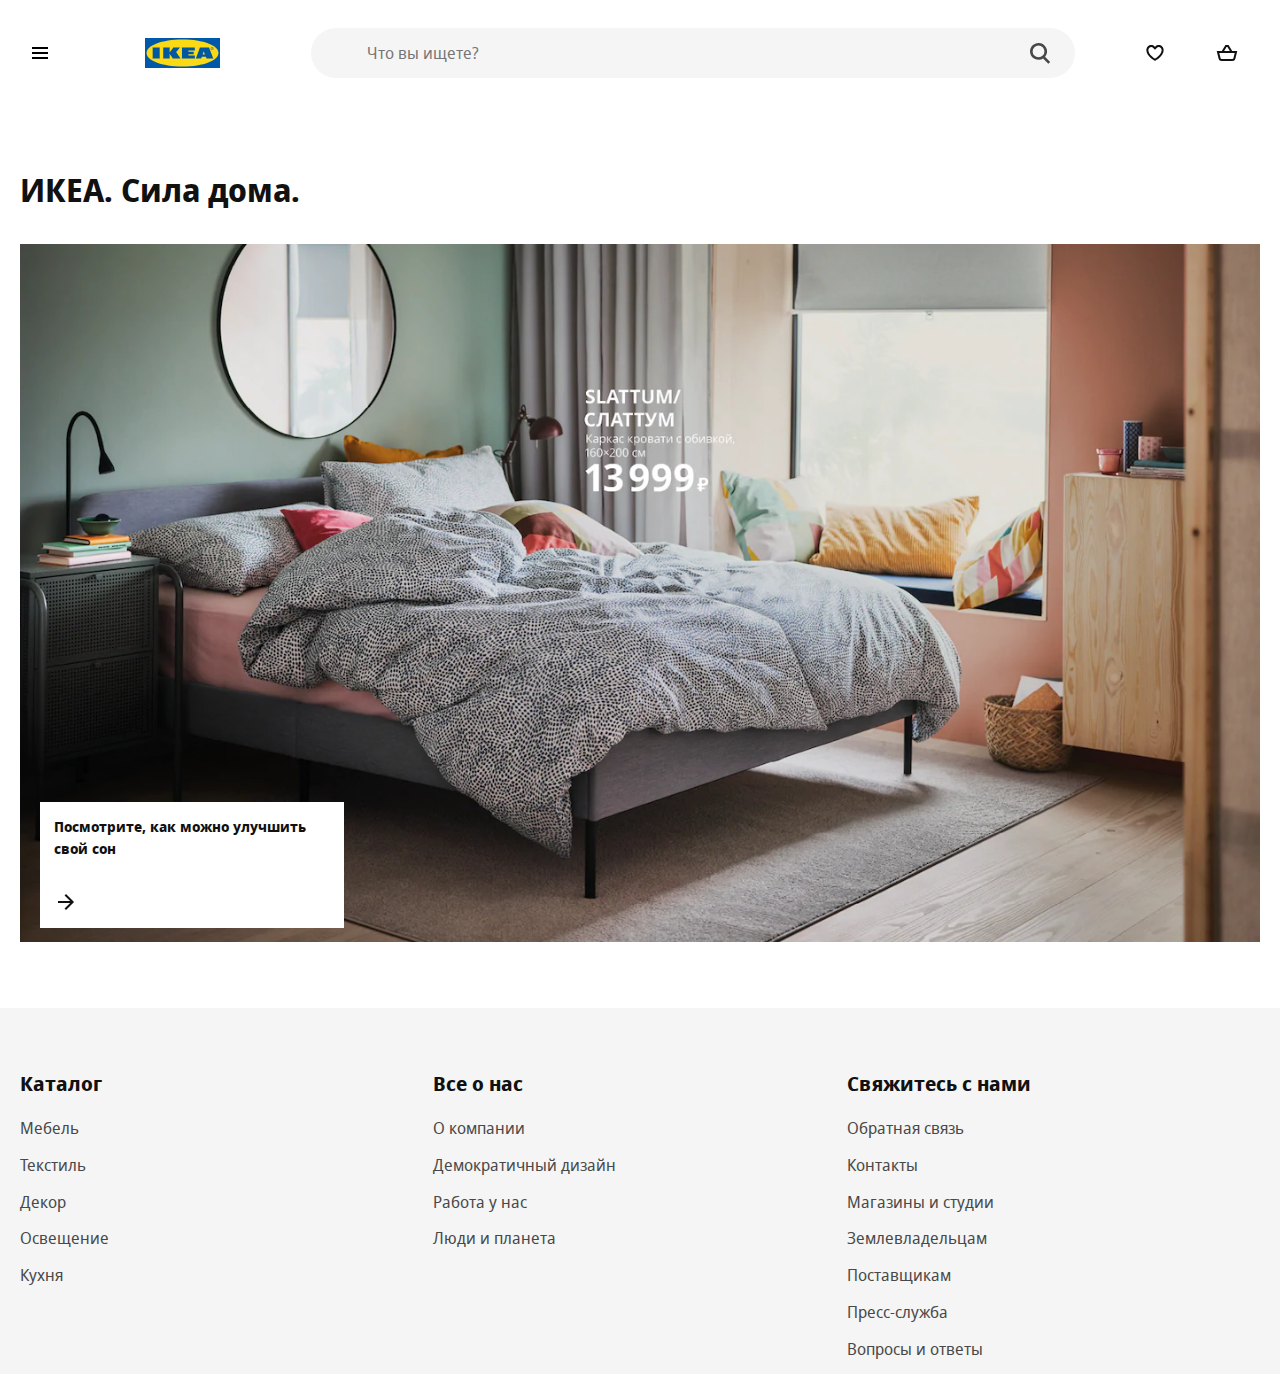
<file: index.html>
<!DOCTYPE html>
<html lang="en">
<head>
    <meta charset="UTF-8">
    <meta name="viewport"
          content="width=device-width, user-scalable=no, initial-scale=1.0, maximum-scale=1.0, minimum-scale=1.0">
    <meta http-equiv="X-UA-Compatible" content="ie=edge">
    <link rel="apple-touch-icon" sizes="180x180" href="favicon/apple-touch-icon.png">
    <link rel="icon" type="image/png" sizes="32x32" href="favicon/favicon-32x32.png">
    <link rel="icon" type="image/png" sizes="16x16" href="favicon/favicon-16x16.png">
    <link rel="mask-icon" href="favicon/safari-pinned-tab.svg" color="#0058ab">
    <meta name="msapplication-TileColor" content="#0058ab">
    <meta name="theme-color" content="#0058ab">
    <title>ИКЕА - официальный интернет-магазин мебели - IKEA</title>
    <link rel="stylesheet" href="styles/styles.css">
    <script src="scripts/index.js" defer type="module"></script>
</head>
<body>
<!--<header>-->
<!--    <div class="container">-->
<!--        <div class="header">-->
<!--            <button class="btn btn-burger" aria-label="открыть меню">-->
<!--                <svg focusable="false" class="svg-icon" width="24" height="24" viewBox="0 0 24 24" fill="none"-->
<!--                     xmlns="http://www.w3.org/2000/svg">-->
<!--                    <path fill-rule="evenodd" clip-rule="evenodd"-->
<!--                          d="M20 8H4V6H20V8ZM20 13H4V11H20V13ZM20 18H4V16H20V18Z"></path>-->
<!--                </svg>-->
<!--            </button>-->
<!--            <a href="index.html" class="logo">-->
<!--                <img src="image/ikea-logo.svg" alt="Логотип">-->
<!--            </a>-->
<!--            <form class="search" method="get" action="goods.html">-->
<!--                <input type="search" name="s" maxlength="150" class="search-input" spellcheck="false"-->
<!--                       aria-label="Искать товары, новинки и вдохновение"-->
<!--                       aria-placeholder="Искать товары, новинки и вдохновение" placeholder="Что вы ищете?"-->
<!--                       autocapitalize="off" autocomplete="off" autocorrect="off">-->
<!--                <button type="submit" class="btn search-btn" aria-label="найти"></button>-->
<!--            </form>-->
<!--            <a href="goods.html?cat=wishlist" class="btn btn-wishlist">-->
<!--                <svg focusable="false" class="svg-icon" width="24" height="24" viewBox="0 0 24 24" fill="none"-->
<!--                     xmlns="http://www.w3.org/2000/svg">-->
<!--                    <path fill-rule="evenodd" clip-rule="evenodd"-->
<!--                          d="M12.336 5.52055C14.2336 3.62376 17.3096 3.62401 19.2069 5.52129C20.2067 6.52115 20.6796 7.85005 20.6259 9.15761C20.6151 12.2138 18.4184 14.8654 16.4892 16.6366C15.4926 17.5517 14.5004 18.2923 13.7593 18.8036C13.3879 19.0598 13.0771 19.2601 12.8574 19.3973C12.7475 19.466 12.6601 19.519 12.5992 19.5555C12.5687 19.5737 12.5448 19.5879 12.5279 19.5978L12.5079 19.6094L12.502 19.6129L12.5001 19.614C12.5001 19.614 12.4989 19.6147 11.9999 18.748C11.501 19.6147 11.5005 19.6144 11.5005 19.6144L11.4979 19.6129L11.4919 19.6094L11.472 19.5978C11.4551 19.5879 11.4312 19.5737 11.4007 19.5555C11.3397 19.519 11.2524 19.466 11.1425 19.3973C10.9227 19.2601 10.612 19.0598 10.2405 18.8036C9.49947 18.2923 8.50726 17.5517 7.51063 16.6366C5.58146 14.8654 3.38477 12.2139 3.37399 9.15765C3.32024 7.85008 3.79314 6.52117 4.79301 5.52129C6.69054 3.62376 9.76704 3.62376 11.6646 5.52129L11.9993 5.856L12.3353 5.52129L12.336 5.52055ZM11.9999 18.748L11.5005 19.6144L11.9999 19.9019L12.4989 19.6147L11.9999 18.748ZM11.9999 17.573C12.1727 17.462 12.384 17.3226 12.6236 17.1573C13.3125 16.6821 14.2267 15.9988 15.1366 15.1634C17.0157 13.4381 18.6259 11.2919 18.6259 9.13506V9.11213L18.627 9.08922C18.6626 8.31221 18.3844 7.52727 17.7926 6.9355C16.6762 5.81903 14.866 5.81902 13.7495 6.9355L13.7481 6.93689L11.9965 8.68166L10.2504 6.9355C9.13387 5.81903 7.3237 5.81903 6.20722 6.9355C5.61546 7.52727 5.33724 8.31221 5.3729 9.08922L5.37395 9.11213V9.13507C5.37395 11.2919 6.98418 13.4381 8.86325 15.1634C9.77312 15.9988 10.6874 16.6821 11.3762 17.1573C11.6159 17.3226 11.8271 17.462 11.9999 17.573Z"></path>-->
<!--                </svg>-->
<!--            </a>-->
<!--            <a href="cart.html" class="btn btn-cart">-->
<!--                <svg focusable="false" class="svg-icon svg-cart" width="24" height="24" viewBox="0 0 24 24" fill="none"-->
<!--                     xmlns="http://www.w3.org/2000/svg" style="display: block;">-->
<!--                    <path fill-rule="evenodd" clip-rule="evenodd"-->
<!--                          d="M10.9994 4H10.4373L10.1451 4.48017L6.78803 9.99716H3.00001H1.71924L2.02987 11.2397L3.65114 17.7248C3.98501 19.0603 5.18497 19.9972 6.56157 19.9972L17.4385 19.9972C18.8151 19.9972 20.015 19.0603 20.3489 17.7248L21.9702 11.2397L22.2808 9.99716H21H17.2113L13.8539 4.48014L13.5618 4H12.9997H12.0004H10.9994ZM14.8701 9.99716L12.4376 6H12.0004H11.5615L9.12921 9.99716H14.8701ZM5.59142 17.2397L4.28079 11.9972H19.7192L18.4086 17.2397C18.2973 17.6849 17.8973 17.9972 17.4385 17.9972L6.56157 17.9972C6.1027 17.9972 5.70272 17.6849 5.59142 17.2397Z"></path>-->
<!--                </svg>-->
<!--            </a>-->
<!--        </div>-->
<!--    </div>-->
<!--</header>-->
<main>
    <div class="container">
        <h1 class="main-header">ИКЕА. Сила дома.</h1>
        <aside class="offer">
            <a href="card.html#idd059">
                <picture>
                    <source srcset="image/b47e07ee97fd5f9bf030d258d462a945.webp" type="image/webp">
                    <img src="image/b47e07ee97fd5f9bf030d258d462a945.jpg" alt="СЛАТТУМ">
                </picture>

            </a>
            <a class="offer-extra" href="goods.html?subcat=Кровати">
                <p>Посмотрите, как можно улучшить свой сон</p>
                <svg focusable="false" viewBox="0 0 24 24" class="offer-arrow" aria-hidden="true">
                    <path fill-rule="evenodd" clip-rule="evenodd"
                          d="M19.2937 12.7074L20.0008 12.0003L19.2938 11.2932L12.0008 3.99927L10.5865 5.41339L16.1727 11.0003H4V13.0003H16.1723L10.5855 18.5868L11.9996 20.0011L19.2937 12.7074Z"></path>
                </svg>
            </a>
        </aside>
    </div>
</main>
<!--<footer>-->
<!--    <div class="container">-->
<!--        <div class="footer">-->
<!--            <div class="footer-catalog">-->
<!--                <h2 class="footer-header">Каталог</h2>-->
<!--                <ul>-->
<!--                    <li class="footer-list"><a href="goods.html?cat=Мебель">Мебель</a></li>-->
<!--                    <li class="footer-list"><a href="goods.html?cat=Кухня">Кухня</a></li>-->
<!--                    <li class="footer-list"><a href="goods.html?cat=Текстиль">Текстиль</a></li>-->
<!--                    <li class="footer-list"><a href="goods.html?cat=Освещение">Освещение</a></li>-->
<!--                    <li class="footer-list"><a href="goods.html?cat=Декор">Декор</a></li>-->
<!--                </ul>-->
<!--            </div>-->
<!--            <div class="footer-about">-->
<!--                <h2 class="footer-header">Все о нас</h2>-->
<!--                <ul>-->
<!--                    <li class="footer-list"><a href="#">О компании</a></li>-->
<!--                    <li class="footer-list"><a href="#">Демократичный дизайн</a></li>-->
<!--                    <li class="footer-list"><a href="#">Работа у нас</a></li>-->
<!--                    <li class="footer-list"><a href="#">Люди и планета</a></li>-->
<!--                </ul>-->
<!--            </div>-->
<!--            <div class="footer-connection">-->
<!--                <h2 class="footer-header">Свяжитесь с нами</h2>-->
<!--                <ul>-->
<!--                    <li class="footer-list"><a href="#">Обратная связь</a></li>-->
<!--                    <li class="footer-list"><a href="#">Контакты</a></li>-->
<!--                    <li class="footer-list"><a href="#">Магазины и студии</a></li>-->
<!--                    <li class="footer-list"><a href="#">Землевладельцам</a></li>-->
<!--                    <li class="footer-list"><a href="#">Поставщикам</a></li>-->
<!--                    <li class="footer-list"><a href="#">Пресс-служба</a></li>-->
<!--                    <li class="footer-list"><a href="#">Вопросы и ответы</a></li>-->
<!--                </ul>-->
<!--            </div>-->
<!--        </div>-->
<!--    </div>-->

<!--</footer>-->

<!--<div class="catalog">-->
<!--    <button type="button" class="btn btn-close catalog-btn" id="hnf-menu-close-btn" aria-expanded="true"-->
<!--            title="Закрыть меню" aria-label="Закрыть меню">-->
<!--        <svg focusable="false" class="svg-icon" width="24" height="24" viewBox="0 0 24 24" fill="none"-->
<!--             xmlns="http://www.w3.org/2000/svg">-->
<!--            <path fill-rule="evenodd" clip-rule="evenodd"-->
<!--                  d="M12.0002 13.4144L16.9499 18.3642L18.3642 16.9499L13.4144 12.0002L18.3642 7.05044L16.95 5.63623L12.0002 10.586L7.05044 5.63623L5.63623 7.05044L10.586 12.0002L5.63624 16.9499L7.05046 18.3642L12.0002 13.4144Z"></path>-->
<!--        </svg>-->
<!--    </button>-->
<!--    <h2>Каталог</h2>-->
<!--    <ul class="catalog-list">-->
<!--        <li class="catalog-list__item active"><a href="goods.html?cat=Мебель">Мебель</a></li>-->
<!--        <li class="catalog-list__item"><a href="goods.html?cat=Кухня">Кухня</a></li>-->
<!--        <li class="catalog-list__item"><a href="goods.html?cat=Текстиль">Текстиль</a></li>-->
<!--        <li class="catalog-list__item"><a href="goods.html?cat=Освещение">Освещение</a></li>-->
<!--        <li class="catalog-list__item"><a href="goods.html?cat=Декор">Декор</a></li>-->
<!--    </ul>-->


<!--</div>-->

<!--<div class="subcatalog">-->
<!--    <button type="button" class="btn btn-return catalog-btn" aria-expanded="true" title="Закрыть меню"-->
<!--            aria-label="Закрыть меню">-->
<!--        <svg focusable="false" class="svg-icon  hnf-svg-icon" width="24" height="24" viewBox="0 0 24 24" fill="none"-->
<!--             xmlns="http://www.w3.org/2000/svg">-->
<!--            <path fill-rule="evenodd" clip-rule="evenodd"-->
<!--                  d="M4.70613 11.2927L3.99902 11.9997L4.70606 12.7069L11.999 20.0008L13.4133 18.5867L7.82744 13.0001H19.9999V11.0001H7.82729L13.4144 5.41328L12.0002 3.99902L4.70613 11.2927Z"></path>-->
<!--        </svg>-->
<!--    </button>-->
<!--    <h3 class="subcatalog-header"><a href="goods.html?cat=Мебель"></a></h3>-->
<!--    <ul class="subcatalog-list">-->
<!--        <li class="subcatalog-list__item"><a href="goods.html?subcat=Диваны">Диваны</a></li>-->
<!--        <li class="subcatalog-list__item"><a href="goods.html?subcat=Кресла">Кресла</a></li>-->
<!--        <li class="subcatalog-list__item"><a href="goods.html?subcat=Книжные шкафы">Книжные шкафы</a></li>-->
<!--        <li class="subcatalog-list__item"><a href="goods.html?subcat=Стеллажи">Стеллажи</a></li>-->
<!--        <li class="subcatalog-list__item"><a href="goods.html?subcat=Шкаф для ТВ">Шкаф для ТВ</a></li>-->
<!--        <li class="subcatalog-list__item"><a href="goods.html?subcat=Кровати">Кровати</a></li>-->
<!--        <li class="subcatalog-list__item"><a href="goods.html?subcat=Комоды">Комоды</a></li>-->
<!--        <li class="subcatalog-list__item"><a href="goods.html?subcat=Столы">Столы</a></li>-->
<!--        <li class="subcatalog-list__item"><a href="goods.html?subcat=Письменные столы">Письменные столы</a></li>-->
<!--        <li class="subcatalog-list__item">-->
<!--            <a href="goods.html?subcat=Стулья для письменного стола">Стулья для письменного стола</a></li>-->
<!--    </ul>-->
<!--</div>-->

<!--<div class="overlay"></div>-->


</body>
</html>
</file>
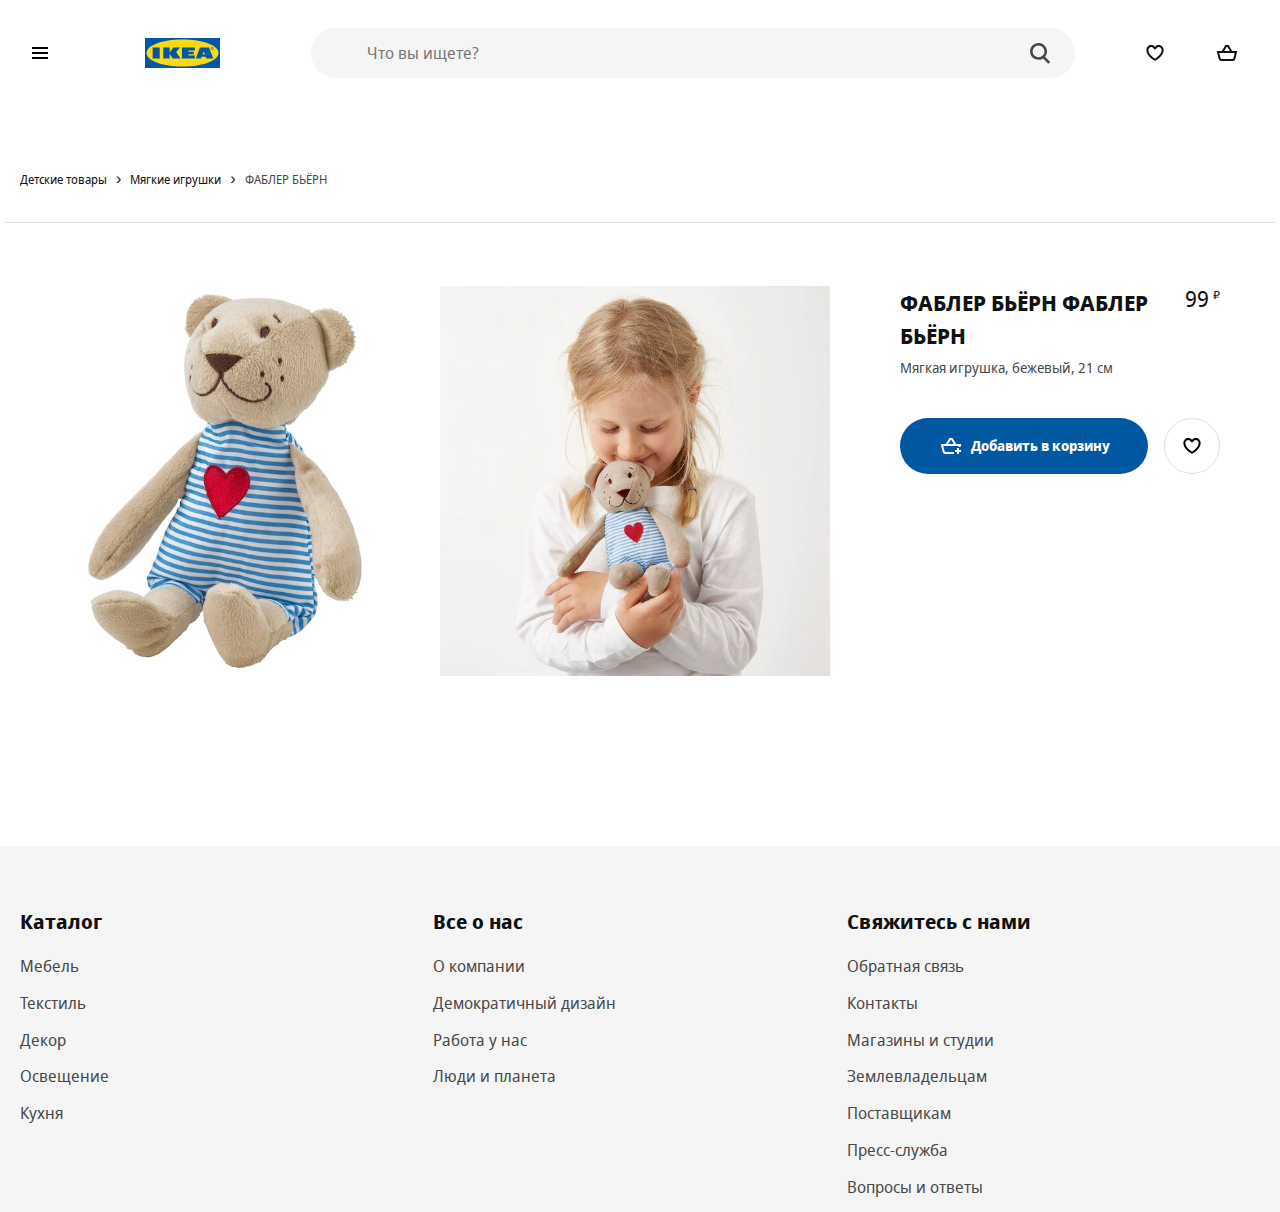
<file: card.html>
<!DOCTYPE html>
<html lang="en">
<head>
	<meta charset="UTF-8">
	<meta name="viewport" content="width=device-width, user-scalable=no, initial-scale=1.0, maximum-scale=1.0, minimum-scale=1.0">
	<meta http-equiv="X-UA-Compatible" content="ie=edge">
	<link rel="apple-touch-icon" sizes="180x180" href="favicon/apple-touch-icon.png">
	<link rel="icon" type="image/png" sizes="32x32" href="favicon/favicon-32x32.png">
	<link rel="icon" type="image/png" sizes="16x16" href="favicon/favicon-16x16.png">
	<link rel="mask-icon" href="favicon/safari-pinned-tab.svg" color="#0058ab">
	<meta name="msapplication-TileColor" content="#0058ab">
	<meta name="theme-color" content="#0058ab">
	<title>Детские игрушки - IKEA</title>
	<link rel="stylesheet" href="styles/styles.css">
	<script src="scripts/index.js" defer type="module"></script>
</head>
<body>
<main>
	<div class="container">
		<div class="breadcrumb">
			<nav role="navigation" aria-label="Breadcrumb" class="breadcrumb__nav">
				<ul class="breadcrumb__list">

					<li class="breadcrumb__list-item">
						<a href="goods.html?cat=Детские товары" class="breadcrumb__link"><span>Детские товары</span></a>
					</li>

					<li class="breadcrumb__list-item">
						<a href="goods.html?cat=Мягкие игрушки" class="breadcrumb__link"><span>Мягкие игрушки</span></a>
					</li>

					<li class="breadcrumb__list-item">
						<a href="#" class="breadcrumb__link"><span>ФАБЛЕР БЬЁРН</span></a>
					</li>

				</ul>
			</nav>
		</div>

		<div class="good wrapper">
			<div class="good-images">
				<div class="good-image__item">
					<img src="image/fabler-byorn-myagkaya-igrushka-bezhevyy__0710165_PE727396_S5.jpg" alt="">
				</div>
				<div class="good-image__item">
					<img src="image/fabler-byorn-myagkaya-igrushka-bezhevyy__0876865_PE611124_S5.jpg" alt="">
				</div>
			</div>
			<div class="good-item"> <!-- not-in-stock - нет в наличии-->
				<p class="good-item__new">Новинка</p>

				<div class="good-item__section">
					<div>
						<h2 class="good-item__header">ФАБЛЕР БЬЁРН ФАБЛЕР БЬЁРН</h2>
						<p class="good-item__description">Мягкая игрушка, бежевый, 21 см</p>

					</div>
					<p class="good-item__price">
						<span class="good-item__empty">Нет в наличии</span>
						<span class="good-item__price-value">99</span>
						<span class="good-item__currency">₽</span>
					</p>

				</div>
				<div class="good-item__buttons">
					<button type="button" class="btn btn-good" data-idd="idd001">
						<svg focusable="false" viewBox="0 0 24 24" class="btn-good-svg" aria-hidden="true">
							<path fill-rule="evenodd" clip-rule="evenodd" d="M10.4372 4H10.9993H12.0003H12.9996H13.5616L13.8538 4.48014L17.2112 9.99713H21H22.2806L21.9702 11.2396L21.5303 13H19.4688L19.7194 11.9971H4.28079L5.59143 17.2397C5.70272 17.6848 6.1027 17.9971 6.56157 17.9971H15V19.9971H6.56157C5.18496 19.9971 3.98502 19.0602 3.65114 17.7247L2.02987 11.2397L1.71924 9.99713H3.00002H6.78793L10.145 4.48017L10.4372 4ZM12.4375 6L14.87 9.99713H9.12911L11.5614 6H12.0003H12.4375ZM17.9961 16V14H19.9961V16H21.9961V18H19.9961V20H17.9961V18H15.9961V16H17.9961Z"></path>
						</svg>

						<span class="btn-good__label">Добавить в корзину</span>
					</button>
					<button type="button" class="btn btn-add-wishlist" data-idd="idd001">
						<svg focusable="false" viewBox="0 0 24 24" class="btn-add-wishlist__svg" aria-hidden="true">
							<path fill-rule="evenodd" clip-rule="evenodd" d="M12.336 5.52055C14.2336 3.62376 17.3096 3.62401 19.2069 5.52129C20.2067 6.52115 20.6796 7.85005 20.6259 9.15761C20.6151 12.2138 18.4184 14.8654 16.4892 16.6366C15.4926 17.5517 14.5004 18.2923 13.7593 18.8036C13.3879 19.0598 13.0771 19.2601 12.8574 19.3973C12.7475 19.466 12.6601 19.519 12.5992 19.5555C12.5687 19.5737 12.5448 19.5879 12.5279 19.5978L12.5079 19.6094L12.502 19.6129L12.5001 19.614C12.5001 19.614 12.4989 19.6147 11.9999 18.748C11.501 19.6147 11.5005 19.6144 11.5005 19.6144L11.4979 19.6129L11.4919 19.6094L11.472 19.5978C11.4551 19.5879 11.4312 19.5737 11.4007 19.5555C11.3397 19.519 11.2524 19.466 11.1425 19.3973C10.9227 19.2601 10.612 19.0598 10.2405 18.8036C9.49947 18.2923 8.50726 17.5517 7.51063 16.6366C5.58146 14.8654 3.38477 12.2139 3.37399 9.15765C3.32024 7.85008 3.79314 6.52117 4.79301 5.52129C6.69054 3.62376 9.76704 3.62376 11.6646 5.52129L11.9993 5.856L12.3353 5.52129L12.336 5.52055ZM11.9999 18.748L11.5005 19.6144L11.9999 19.9019L12.4989 19.6147L11.9999 18.748ZM11.9999 17.573C12.1727 17.462 12.384 17.3226 12.6236 17.1573C13.3125 16.6821 14.2267 15.9988 15.1366 15.1634C17.0157 13.4381 18.6259 11.2919 18.6259 9.13506V9.11213L18.627 9.08922C18.6626 8.31221 18.3844 7.52727 17.7926 6.9355C16.6762 5.81903 14.866 5.81902 13.7495 6.9355L13.7481 6.93689L11.9965 8.68166L10.2504 6.9355C9.13387 5.81903 7.3237 5.81903 6.20722 6.9355C5.61546 7.52727 5.33724 8.31221 5.3729 9.08922L5.37395 9.11213V9.13507C5.37395 11.2919 6.98418 13.4381 8.86325 15.1634C9.77312 15.9988 10.6874 16.6821 11.3762 17.1573C11.6159 17.3226 11.8271 17.462 11.9999 17.573Z"></path>
						</svg>
					</button>
				</div>

			</div>
		</div>


	</div>
</main>
</body>
</html>
</file>
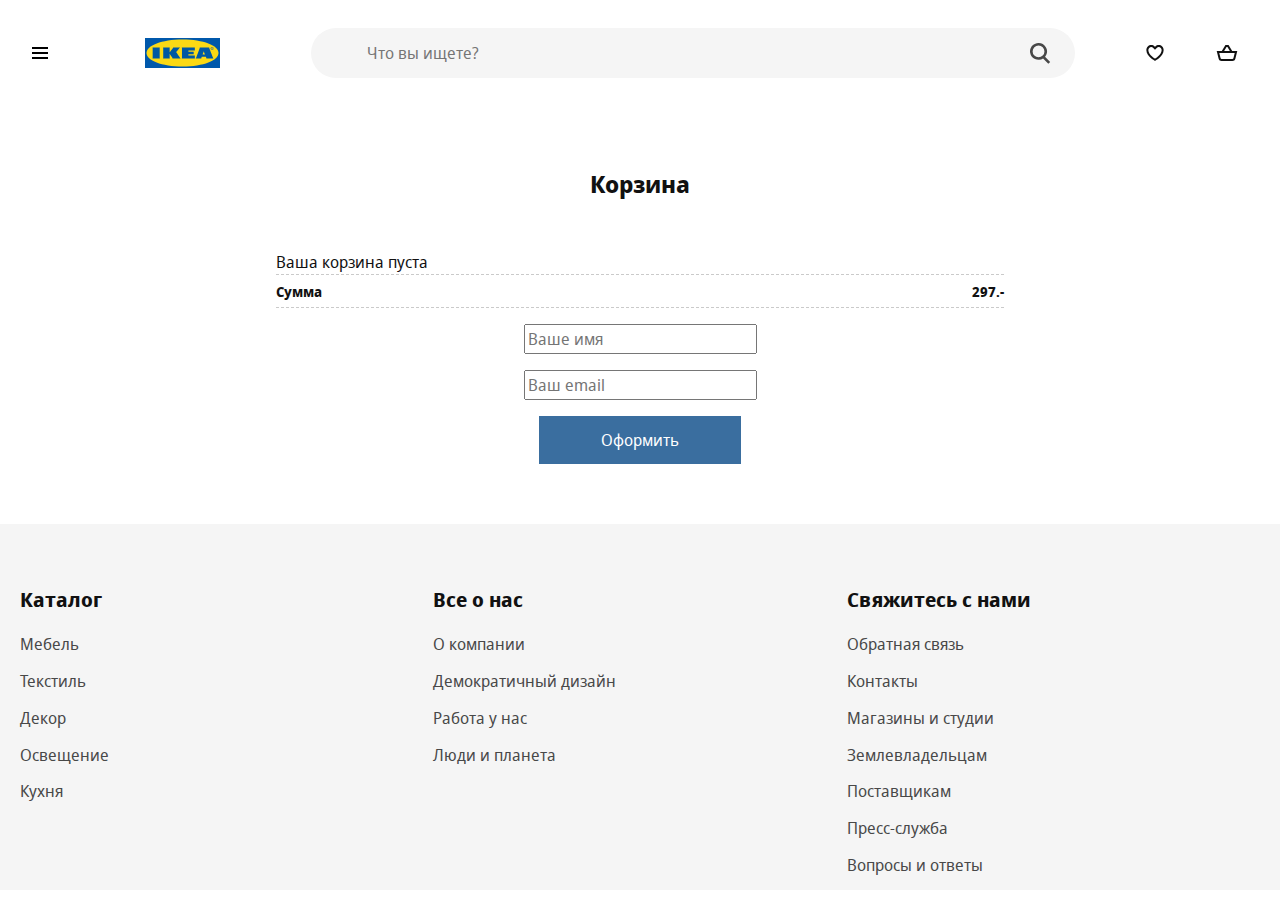
<file: cart.html>
<!DOCTYPE html>
<html lang="en">
<head>
	<meta charset="UTF-8">
	<meta name="viewport" content="width=device-width, user-scalable=no, initial-scale=1.0, maximum-scale=1.0, minimum-scale=1.0">
	<meta http-equiv="X-UA-Compatible" content="ie=edge">
	<link rel="apple-touch-icon" sizes="180x180" href="favicon/apple-touch-icon.png">
	<link rel="icon" type="image/png" sizes="32x32" href="favicon/favicon-32x32.png">
	<link rel="icon" type="image/png" sizes="16x16" href="favicon/favicon-16x16.png">
	<link rel="mask-icon" href="favicon/safari-pinned-tab.svg" color="#0058ab">
	<meta name="msapplication-TileColor" content="#0058ab">
	<meta name="theme-color" content="#0058ab">
	<title>Корзина - IKEA</title>
	<link rel="stylesheet" href="styles/styles.css">
	<script src="scripts/index.js" defer type="module"></script>
</head>
<body>
<main>
	<div class="container cart-wrapper">
		<h2 class="cart-header">Корзина</h2>
		<ul class="cart-list">
<!--			<li class="cart-item">-->
<!--				<div class="product">-->
<!--					<div class="product__image-container">-->
<!--						<img src="https://secure.ikea.com/ru/ru/images/products/fabler-b-ern-magkaa-igruska__0710165_PE727396_S3.JPG" alt="IKEA ФАБЛЕР БЬЁРН Мягкая игрушка" aria-describedby="aria_product_description_40366083" itemprop="image">-->
<!--					</div>-->
<!--					<div class="product__description">-->
<!--						<h3 class="product__name">-->
<!--							<a href="card.html#idd001">ФАБЛЕР БЬЁРН</a></h3>-->
<!--						<p class="product_description-text">Мягкая игрушка, бежевый, 21 см</p>-->
<!--					</div>-->
<!--					<div class="product__prices">-->
<!--						<div class="product__price-type product__price-type-regular">-->
<!--							<div>-->
<!--								<div class="product__total product__total-regular">99.-</div>-->
<!--								&lt;!&ndash;    <div class="product__price-regular">99.-</div>  &ndash;&gt;-->
<!--							</div>-->
<!--						</div>-->
<!--					</div>-->
<!--					<div class="product__controls">-->

<!--						<div class="product-controls__remove">-->
<!--							<button type="button" class="btn btn-remove">-->
<!--								<img src="image/remove-thin-24.16c1cc7a.svg" alt="Удалить товар">-->
<!--							</button>-->
<!--						</div>-->
<!--						<div class="product-controls__quantity">-->
<!--							<select title="Выберите количество" aria-label="Выберите количество">-->
<!--								<option value="1">1</option>-->
<!--								<option value="2">2</option>-->
<!--								<option value="3">3</option>-->
<!--								<option value="4">4</option>-->
<!--								<option value="5">5</option>-->

<!--							</select>-->
<!--						</div>-->
<!--					</div>-->
<!--				</div>-->
<!--			</li>-->

		</ul>
		<div class="cart-total">
			<span class="cart-total-label">Сумма</span>
			<span class="cart-total-price">297.-</span>
		</div>

		<form id="form" class="cart-form">
			<label>
				<input type="text" name="name" placeholder="Ваше имя">
			</label>
			<label>
				<input type="email" name="email" placeholder="Ваш email">
			</label>
			<button type="submit" class="cart-checkout">Оформить</button>
		</form>
	</div>
</main>
</body>
</html>
</file>
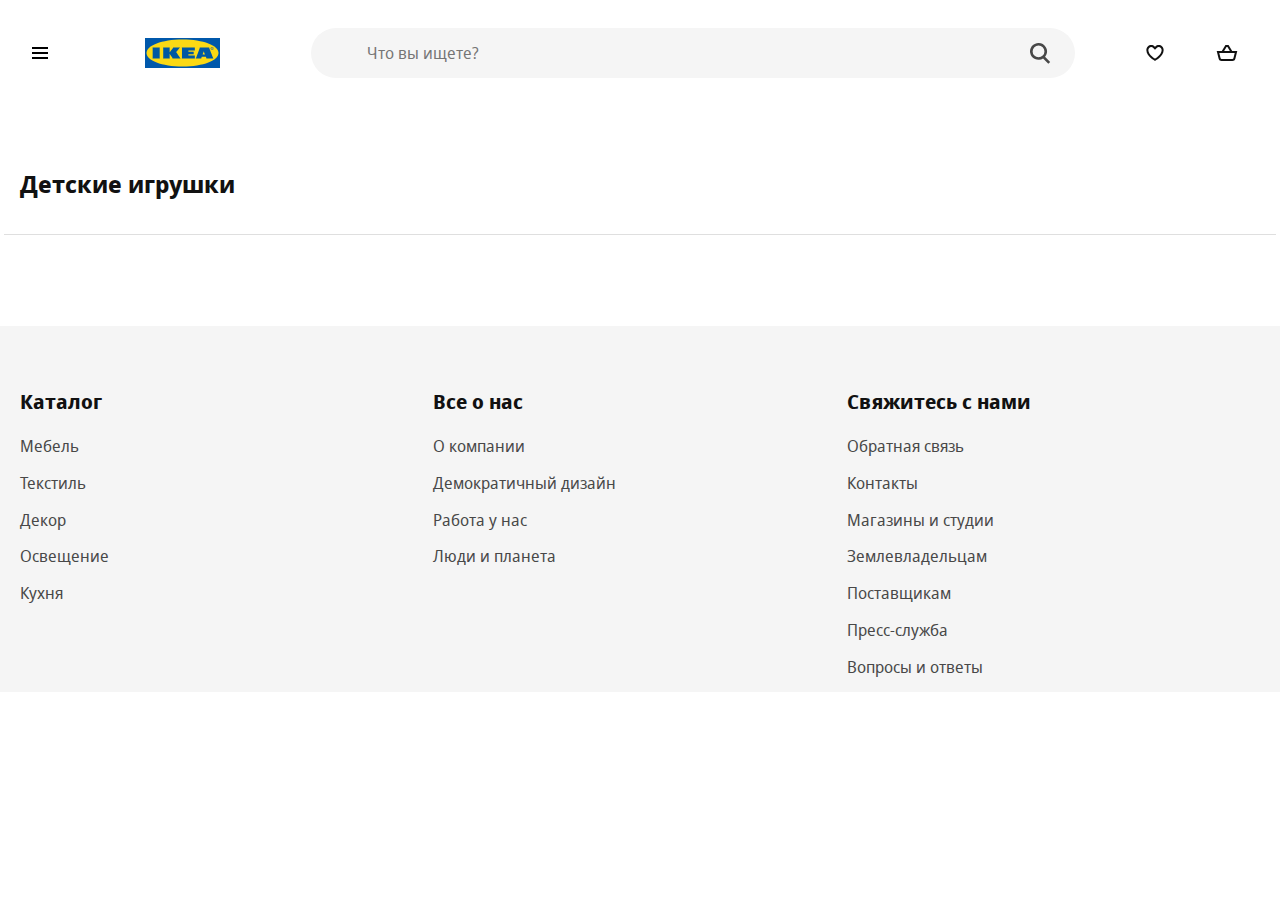
<file: goods.html>
<!DOCTYPE html>
<html lang="en">
<head>
	<meta charset="UTF-8">
	<meta name="viewport" content="width=device-width, user-scalable=no, initial-scale=1.0, maximum-scale=1.0, minimum-scale=1.0">
	<meta http-equiv="X-UA-Compatible" content="ie=edge">
	<link rel="apple-touch-icon" sizes="180x180" href="favicon/apple-touch-icon.png">
	<link rel="icon" type="image/png" sizes="32x32" href="favicon/favicon-32x32.png">
	<link rel="icon" type="image/png" sizes="16x16" href="favicon/favicon-16x16.png">
	<link rel="mask-icon" href="favicon/safari-pinned-tab.svg" color="#0058ab">
	<meta name="msapplication-TileColor" content="#0058ab">
	<meta name="theme-color" content="#0058ab">
	<title>Детские игрушки - IKEA</title>
	<link rel="stylesheet" href="styles/styles.css">
	<script src="scripts/index.js" defer type="module"></script>
</head>
<body>
<main>
	<div class="container">
		<h2 class="main-header">Детские игрушки</h2>
		<div class="goods wrapper">
			<ul class="goods-list">
<!--				<li class="goods-list__item">-->
<!--					<a class="goods-item__link" href="card.html#idd001">-->
<!--						<article class="goods-item">-->
<!--							<div class="goods-item__img">-->
<!--								<img src="https://www.ikea.com/ru/ru/images/products/fabler-byorn-myagkaya-igrushka-bezhevyy__0710165_PE727396_S5.JPG"-->
<!--									 data-second-image="https://www.ikea.com/ru/ru/images/products/fabler-byorn-myagkaya-igrushka-bezhevyy__0876876_PE611263_S5.JPG" alt="ФАБЛЕР БЬЁРН">-->
<!--							</div>-->
<!--							<p class="goods-item__new">Новинка</p>-->
<!--							<h3 class="goods-item__header">ФАБЛЕР БЬЁРН</h3>-->
<!--							<p class="goods-item__description">Мягкая игрушка, бежевый, 21 см</p>-->
<!--							<p class="goods-item__price">-->
<!--								<span class="goods-item__price-value">99</span>-->
<!--								<span class="goods-item__currency"> ₽</span>-->
<!--							</p>-->
<!--							<button class="btn btn-add-card" aria-label="Добравить в корзину" data-idd="idd001"></button>-->
<!--						</article>-->
<!--					</a>-->
<!--				</li>-->
<!--				<li class="goods-list__item">-->
<!--					<a class="goods-item__link" href="card.html#idd001">-->
<!--						<article class="goods-item">-->
<!--							<div class="goods-item__img">-->
<!--								<img src="https://www.ikea.com/ru/ru/images/products/fabler-byorn-myagkaya-igrushka-bezhevyy__0710165_PE727396_S5.JPG"-->
<!--									 data-second-image="https://www.ikea.com/ru/ru/images/products/fabler-byorn-myagkaya-igrushka-bezhevyy__0876876_PE611263_S5.JPG" alt="ФАБЛЕР БЬЁРН">-->
<!--							</div>-->
<!--							<h3 class="goods-item__header">ФАБЛЕР БЬЁРН</h3>-->
<!--							<p class="goods-item__description">Мягкая игрушка, бежевый, 21 см</p>-->
<!--							<p class="goods-item__price">-->
<!--								<span class="goods-item__price-value">99</span>-->
<!--								<span class="goods-item__currency"> ₽</span>-->
<!--							</p>-->
<!--							<button class="btn btn-add-card" aria-label="Добравить в корзину" data-idd="idd001"></button>-->
<!--						</article>-->
<!--					</a>-->
<!--				</li>-->
<!--				<li class="goods-list__item">-->
<!--					<a class="goods-item__link" href="card.html#idd001">-->
<!--						<article class="goods-item">-->
<!--							<div class="goods-item__img">-->
<!--								<img src="https://www.ikea.com/ru/ru/images/products/fabler-byorn-myagkaya-igrushka-bezhevyy__0710165_PE727396_S5.JPG"-->
<!--									 data-second-image="https://www.ikea.com/ru/ru/images/products/fabler-byorn-myagkaya-igrushka-bezhevyy__0876876_PE611263_S5.JPG" alt="ФАБЛЕР БЬЁРН">-->
<!--							</div>-->
<!--							<h3 class="goods-item__header">ФАБЛЕР БЬЁРН</h3>-->
<!--							<p class="goods-item__description">Мягкая игрушка, бежевый, 21 см</p>-->
<!--							<p class="goods-item__price">-->
<!--								<span class="goods-item__price-value">99</span>-->
<!--								<span class="goods-item__currency"> ₽</span>-->
<!--							</p>-->
<!--							<button class="btn btn-add-card" aria-label="Добравить в корзину" data-idd="idd001"></button>-->
<!--						</article>-->
<!--					</a>-->
<!--				</li>-->
<!--				<li class="goods-list__item">-->
<!--					<a class="goods-item__link" href="card.html#idd001">-->
<!--						<article class="goods-item">-->
<!--							<div class="goods-item__img">-->
<!--								<img src="https://www.ikea.com/ru/ru/images/products/fabler-byorn-myagkaya-igrushka-bezhevyy__0710165_PE727396_S5.JPG"-->
<!--									 data-second-image="https://www.ikea.com/ru/ru/images/products/fabler-byorn-myagkaya-igrushka-bezhevyy__0876876_PE611263_S5.JPG" alt="ФАБЛЕР БЬЁРН">-->
<!--							</div>-->
<!--							<h3 class="goods-item__header">ФАБЛЕР БЬЁРН</h3>-->
<!--							<p class="goods-item__description">Мягкая игрушка, бежевый, 21 см</p>-->
<!--							<p class="goods-item__price">-->
<!--								<span class="goods-item__price-value">99</span>-->
<!--								<span class="goods-item__currency"> ₽</span>-->
<!--							</p>-->
<!--							<button class="btn btn-add-card" aria-label="Добравить в корзину" data-idd="idd001"></button>-->
<!--						</article>-->
<!--					</a>-->
<!--				</li>-->
<!--				<li class="goods-list__item">-->
<!--					<a class="goods-item__link" href="card.html#idd001">-->
<!--						<article class="goods-item">-->
<!--							<div class="goods-item__img">-->
<!--								<img src="https://www.ikea.com/ru/ru/images/products/fabler-byorn-myagkaya-igrushka-bezhevyy__0710165_PE727396_S5.JPG"-->
<!--									 data-second-image="https://www.ikea.com/ru/ru/images/products/fabler-byorn-myagkaya-igrushka-bezhevyy__0876876_PE611263_S5.JPG" alt="ФАБЛЕР БЬЁРН">-->
<!--							</div>-->
<!--							<h3 class="goods-item__header">ФАБЛЕР БЬЁРН</h3>-->
<!--							<p class="goods-item__description">Мягкая игрушка, бежевый, 21 см</p>-->
<!--							<p class="goods-item__price">-->
<!--								<span class="goods-item__price-value">99</span>-->
<!--								<span class="goods-item__currency"> ₽</span>-->
<!--							</p>-->
<!--							<button class="btn btn-add-card" aria-label="Добравить в корзину" data-idd="idd001"></button>-->
<!--						</article>-->
<!--					</a>-->
<!--				</li>-->
<!--				<li class="goods-list__item">-->
<!--					<a class="goods-item__link" href="card.html#idd001">-->
<!--						<article class="goods-item">-->
<!--							<div class="goods-item__img">-->
<!--								<img src="https://www.ikea.com/ru/ru/images/products/fabler-byorn-myagkaya-igrushka-bezhevyy__0710165_PE727396_S5.JPG"-->
<!--									 data-second-image="https://www.ikea.com/ru/ru/images/products/fabler-byorn-myagkaya-igrushka-bezhevyy__0876876_PE611263_S5.JPG" alt="ФАБЛЕР БЬЁРН">-->
<!--							</div>-->
<!--							<h3 class="goods-item__header">ФАБЛЕР БЬЁРН</h3>-->
<!--							<p class="goods-item__description">Мягкая игрушка, бежевый, 21 см</p>-->
<!--							<p class="goods-item__price">-->
<!--								<span class="goods-item__price-value">99</span>-->
<!--								<span class="goods-item__currency"> ₽</span>-->
<!--							</p>-->
<!--							<button class="btn btn-add-card" aria-label="Добравить в корзину" data-idd="idd001"></button>-->
<!--						</article>-->
<!--					</a>-->
<!--				</li>-->
<!--				<li class="goods-list__item">-->
<!--					<a class="goods-item__link" href="card.html#idd001">-->
<!--						<article class="goods-item">-->
<!--							<div class="goods-item__img">-->
<!--								<img src="https://www.ikea.com/ru/ru/images/products/fabler-byorn-myagkaya-igrushka-bezhevyy__0710165_PE727396_S5.JPG"-->
<!--									 data-second-image="https://www.ikea.com/ru/ru/images/products/fabler-byorn-myagkaya-igrushka-bezhevyy__0876876_PE611263_S5.JPG" alt="ФАБЛЕР БЬЁРН">-->
<!--							</div>-->
<!--							<h3 class="goods-item__header">ФАБЛЕР БЬЁРН</h3>-->
<!--							<p class="goods-item__description">Мягкая игрушка, бежевый, 21 см</p>-->
<!--							<p class="goods-item__price">-->
<!--								<span class="goods-item__price-value">99</span>-->
<!--								<span class="goods-item__currency"> ₽</span>-->
<!--							</p>-->
<!--							<button class="btn btn-add-card" aria-label="Добравить в корзину" data-idd="idd001"></button>-->
<!--						</article>-->
<!--					</a>-->
<!--				</li>-->
<!--				<li class="goods-list__item">-->
<!--					<a class="goods-item__link" href="card.html#idd001">-->
<!--						<article class="goods-item">-->
<!--							<div class="goods-item__img">-->
<!--								<img src="https://www.ikea.com/ru/ru/images/products/fabler-byorn-myagkaya-igrushka-bezhevyy__0710165_PE727396_S5.JPG"-->
<!--									 data-second-image="https://www.ikea.com/ru/ru/images/products/fabler-byorn-myagkaya-igrushka-bezhevyy__0876876_PE611263_S5.JPG" alt="ФАБЛЕР БЬЁРН">-->
<!--							</div>-->
<!--							<h3 class="goods-item__header">ФАБЛЕР БЬЁРН</h3>-->
<!--							<p class="goods-item__description">Мягкая игрушка, бежевый, 21 см</p>-->
<!--							<p class="goods-item__price">-->
<!--								<span class="goods-item__price-value">99</span>-->
<!--								<span class="goods-item__currency"> ₽</span>-->
<!--							</p>-->
<!--							<button class="btn btn-add-card" aria-label="Добравить в корзину" data-idd="idd001"></button>-->
<!--						</article>-->
<!--					</a>-->
<!--				</li>-->
<!--				<li class="goods-list__item">-->
<!--					<a class="goods-item__link" href="card.html#idd001">-->
<!--						<article class="goods-item">-->
<!--							<div class="goods-item__img">-->
<!--								<img src="https://www.ikea.com/ru/ru/images/products/fabler-byorn-myagkaya-igrushka-bezhevyy__0710165_PE727396_S5.JPG"-->
<!--									 data-second-image="https://www.ikea.com/ru/ru/images/products/fabler-byorn-myagkaya-igrushka-bezhevyy__0876876_PE611263_S5.JPG" alt="ФАБЛЕР БЬЁРН">-->
<!--							</div>-->
<!--							<h3 class="goods-item__header">ФАБЛЕР БЬЁРН</h3>-->
<!--							<p class="goods-item__description">Мягкая игрушка, бежевый, 21 см</p>-->
<!--							<p class="goods-item__price">-->
<!--								<span class="goods-item__price-value">99</span>-->
<!--								<span class="goods-item__currency"> ₽</span>-->
<!--							</p>-->
<!--							<button class="btn btn-add-card" aria-label="Добравить в корзину" data-idd="idd001"></button>-->
<!--						</article>-->
<!--					</a>-->
<!--				</li>-->
<!--				<li class="goods-list__item">-->
<!--					<a class="goods-item__link" href="card.html#idd001">-->
<!--						<article class="goods-item">-->
<!--							<div class="goods-item__img">-->
<!--								<img src="https://www.ikea.com/ru/ru/images/products/fabler-byorn-myagkaya-igrushka-bezhevyy__0710165_PE727396_S5.JPG"-->
<!--									 data-second-image="https://www.ikea.com/ru/ru/images/products/fabler-byorn-myagkaya-igrushka-bezhevyy__0876876_PE611263_S5.JPG" alt="ФАБЛЕР БЬЁРН">-->
<!--							</div>-->
<!--							<h3 class="goods-item__header">ФАБЛЕР БЬЁРН</h3>-->
<!--							<p class="goods-item__description">Мягкая игрушка, бежевый, 21 см</p>-->
<!--							<p class="goods-item__price">-->
<!--								<span class="goods-item__price-value">99</span>-->
<!--								<span class="goods-item__currency"> ₽</span>-->
<!--							</p>-->
<!--							<button class="btn btn-add-card" aria-label="Добравить в корзину" data-idd="idd001"></button>-->
<!--						</article>-->
<!--					</a>-->
<!--				</li>-->

			</ul>
		</div>
	</div>
</main>
</body>
</html>
</file>
<file: styles/styles.css>
/*
* Prefixed by https://autoprefixer.github.io
* PostCSS: v7.0.29,
* Autoprefixer: v9.7.6
* Browsers: last 4 version
*/

@font-face {
	font-family: 'Noto Sans';
	src: local('Noto Sans Display Regular'), local('NotoSansDisplay-Regular'), url('../fonts/Notosansdisplayregular.woff2') format('woff2'), url('../fonts/Notosansdisplayregular.woff') format('woff');
	font-weight: 400;
	font-style: normal;
}

@font-face {
	font-family: 'Noto Sans';
	src: local('Noto Sans Display Italic'), local('NotoSansDisplay-Italic'), url('../fonts/Notosansdisplayitalic.woff2') format('woff2'), url('../fonts/Notosansdisplayitalic.woff') format('woff');
	font-weight: 400;
	font-style: italic;
}

@font-face {
	font-family: 'Noto Sans';
	src: local('Noto Sans Display Bold'), local('NotoSansDisplay-Bold'), url('../fonts/Notosansdisplaybold.woff2') format('woff2'), url('../fonts/Notosansdisplaybold.woff') format('woff');
	font-weight: 700;
	font-style: normal;
}

@font-face {
	font-family: 'Noto Sans';
	src: local('Noto Sans Display Bold Italic'), local('NotoSansDisplay-BoldItalic'), url('../fonts/Notosansdisplaybolditalic.woff2') format('woff2'), url('../fonts/Notosansdisplaybolditalic.woff') format('woff');
	font-weight: 700;
	font-style: italic;
}

html {
	-webkit-box-sizing: border-box;
	box-sizing: border-box;
}

*,
*::before,
*::after {
	-webkit-box-sizing: inherit;
	box-sizing: inherit;
}

body {
	min-width: 320px;
	margin: 0;

	background-color: #fff; /*под проект*/
	font-family: Noto Sans, Arial, sans-serif; /*в "" свой шрифт под проект*/

	font-size: 16px;
	color: #111;
	line-height: 1.5;
	-webkit-font-smoothing: subpixel-antialiased;
}

button, input {
	font: inherit;
}

button {
	cursor: pointer;
}

img {
	max-width: 100%;
	width: 100%;
	height: auto;
}

a {
	text-decoration: none;
	color: inherit;
}

ul {
	list-style: none;
	padding: 0;
	margin: 0;
}

h1, h2, h3, p {
	padding: 0;
	margin: 0;
}

/* container */

.container {
	max-width: 100rem;
	margin: 0 auto;
	padding: 0 1.25rem;
}

.visually-hidden {
	position: absolute !important;
	clip: rect(1px 1px 1px 1px);
	clip: rect(1px, 1px, 1px, 1px);
	padding: 0 !important;
	border: 0 !important;
	height: 1px !important;
	width: 1px !important;
	overflow: hidden;
}

/* при работе с float */

.clearfix::after {
	content: "";
	display: table;
	clear: both;
}

header {
	margin-bottom: 3.75rem;
}

.header {
	display: -ms-grid;
	display: grid;
	grid-gap: 1.25rem;
	-ms-grid-columns: 2fr 1.25rem 2fr 1.25rem 16fr 1.25rem 1fr 1.25rem 1fr;
	grid-template-columns: 2fr 2fr 16fr 1fr 1fr;
	-webkit-box-align: center;
	-ms-flex-align: center;
	align-items: center;
	padding: 1.75rem 0;
}

footer {
	background-color: #f5f5f5;
	margin-top: 3.75rem;
	padding: 3.75rem 0 0 0;
}

.footer {
	display: -ms-grid;
	display: grid;
	-ms-grid-columns: 1fr 1fr 1fr;
	grid-template-columns: 1fr 1fr 1fr;
}

.main-header {
	margin-bottom: 1.875rem
}

.btn {
	background-color: transparent;
	outline: transparent;
	border-radius: 50%;
	width: 40px;
	height: 40px;
	display: -webkit-box;
	display: -ms-flexbox;
	display: flex;
	-webkit-box-align: center;
	-ms-flex-align: center;
	align-items: center;
	-webkit-box-pack: center;
	-ms-flex-pack: center;
	justify-content: center;
	border: 1px solid transparent;
}

.btn:hover {
	background-color: #f5f5f5;
	color: #111;
}

.svg-icon {
	fill: currentColor;
}

.logo {
	text-align: center;
	width: 75px;
	height: 30px;

}

.search {
	position: relative;
	-webkit-box-flex: 1;
	-ms-flex-positive: 1;
	flex-grow: 1;
	height: 50px;
	margin: 0 40px;
}

.search-input {
	-webkit-appearance: none;
	-moz-appearance: none;
	appearance: none;
	background-color: #f5f5f5;
	display: block;
	appearance: none;
	width: 100%;
	height: 100%;
	padding: .5rem 3.5rem;
	margin: 0 auto;
	line-height: 1.5;
	border: 0;
	border-radius: 50em;
	outline: 0;
	-webkit-box-shadow: none;
	box-shadow: none;
	-webkit-transition: background .2s;
	-o-transition: background .2s;
	transition: background .2s;
}

.search-btn {
	position: absolute;
	top: 0.9rem;
	right: 0.9rem;
	background-image: url("data:image/svg+xml;charset=utf-8,%3Csvg width='16' height='17' fill='%23484848' xmlns='http://www.w3.org/2000/svg'%3E%3Cpath fill-rule='evenodd' clip-rule='evenodd' d='M6.5 11a4.5 4.5 0 110-9 4.5 4.5 0 010 9zm4.968-.307a6.5 6.5 0 10-1.514 1.315l3.996 3.996 1.414-1.414-3.896-3.897z'/%3E%3C/svg%3E");
	background-repeat: no-repeat;
	background-size: contain;
	width: 2.5rem;
	height: 1.5rem;
	background-position: center;
}

.offer {
	position: relative;
}

.offer-extra {
	position: absolute;
	padding: .9rem;
	color: #111;
	left: 1.25rem;
	bottom: 1.25rem;
	display: -webkit-box;
	display: -ms-flexbox;
	display: flex;
	background: #fff;
	-webkit-box-orient: vertical;
	-webkit-box-direction: normal;
	-ms-flex-direction: column;
	flex-direction: column;
	-webkit-box-align: start;
	-ms-flex-align: start;
	align-items: flex-start;
	max-width: 19rem;
	min-width: 13rem;
	font-size: .9rem;
	line-height: 1.5;
	font-weight: bold;
	word-break: break-word;
}

.offer-arrow {
	display: inline-block;
	height: 1.5rem;
	width: 1.5rem;
	vertical-align: middle;
	fill: currentColor;
	margin-top: 1.875rem;

}


.footer-header {
	line-height: 2rem;
	font-size: 1.25rem;
	padding: 0 0 1rem 0;

}

.footer-list {
	margin-bottom: .8rem;
}

.footer-list > a {
	color: #484848;
}

.footer-list > a:hover {
	color: #111;
	text-decoration: underline;
}

.catalog {
	position: fixed;
	z-index: 999;
	top: 0;
	left: -100%;
	bottom: 0;
	background-color: #fff;
	overflow-y: auto;
	overflow-x: hidden;
	-webkit-transition: left 0.2s 0s;
	-o-transition: left 0.2s 0s;
	transition: left 0.2s 0s;
	width: 20rem;
	padding: 6rem 4rem 3rem;

}

.catalog.open {
	left: 0;
}

.catalog-btn {
	position: absolute;
	top: 3rem;
	left: 3rem;
}

.catalog-list__item,
.subcatalog-list__item {
	cursor: pointer;
	color: #111;


}

.catalog-list__item a,
.subcatalog-list__item a {
	text-decoration: underline;
	display: block;
}

.catalog-list__item a {
	padding: .5rem 1.5rem .5rem 0;
}

.subcatalog-list__item a {
	padding: .5rem 0;
}

.catalog-list__item:hover a,
.subcatalog-list__item:hover a {
	text-decoration: underline;
}

.catalog-list__item.active {
	background-repeat: no-repeat;
	background-position: right 0 center;
	background-image: url('data:image/svg+xml;utf8,<svg width="24" height="24" viewBox="0 0 24 24" fill="none" xmlns="http://www.w3.org/2000/svg"><path fill-rule="evenodd" clip-rule="evenodd" d="M15.5996 11.9999L9.81456 17.7857L8.40026 16.3716L12.7714 11.9999L8.40026 7.62823L9.81457 6.21411L15.5996 11.9999Z" fill="%23959595"/></svg>');
}

.subcatalog {
	position: fixed;
	z-index: 998;
	top: 0;
	left: -100%;
	bottom: 0;
	background-color: #fff;
	overflow-y: auto;
	overflow-x: hidden;
	-webkit-transition: left 0.2s 0s, right 0.2s 0s;
	-o-transition: left 0.2s 0s, right 0.2s 0s;
	transition: left 0.2s 0s, right 0.2s 0s;
	width: 25rem;
	padding: 6rem 4rem 3rem;
	border-left: 2px solid #ccc;
}

.subcatalog.subopen {
	left: 20rem;
	display: block;
}

.overlay {
	display: block;
	position: fixed;
	z-index: 899;
	top: 0;
	bottom: 0;
	right: 0;
	left: 0;
	background-color: black;
	-webkit-transition: all .2s ease;
	-o-transition: all .2s ease;
	transition: all .2s ease;
	opacity: 0;
	pointer-events: none;
}

.overlay.active {
	opacity: 0.25;
	pointer-events: all;
}


.wrapper {
	position: relative;
	margin-top: 4rem;
}

.wrapper:before {
	content: '';
	width: calc(100% + 2rem);
	display: block;
	position: absolute;
	top: -2rem;
	z-index: 99;
	margin: 0 -1rem;
	border-bottom: 1px solid #dfdfdf;
}

.good {
	display: -ms-grid;
	display: grid;
	-ms-grid-columns: minmax(0, 1fr) 1.25rem minmax(0, 1fr) 1.25rem minmax(0, 1fr) 1.25rem minmax(0, 1fr) 1.25rem minmax(0, 1fr) 1.25rem minmax(0, 1fr) 1.25rem minmax(0, 1fr) 1.25rem minmax(0, 1fr) 1.25rem minmax(0, 1fr) 1.25rem minmax(0, 1fr) 1.25rem minmax(0, 1fr) 1.25rem minmax(0, 1fr);
	grid-template-columns: repeat(12, minmax(0, 1fr));
	grid-column-gap: 1.25rem;
	padding-top: 2rem;
}

.good-images {
	display: -webkit-box;
	display: -ms-flexbox;
	display: flex;
	-ms-flex-wrap: wrap;
	flex-wrap: wrap;
	-ms-grid-column: 1;
	grid-column-start: 1;
	-ms-grid-column-span: 8;
	grid-column-end: 9;
	-ms-flex-pack: distribute;
	justify-content: space-around;


}

.good-image__item {
	width: calc(50% - 1.25rem);
	margin-left: .625rem;
	margin-right: .625rem;
	min-height: 500px;
}


.good-item {
	-ms-grid-column: 9;
	grid-column-start: 9;
	-ms-grid-column-span: 4;
	grid-column-end: 13;
	padding: 0 2.5rem;
}

.good-item__section {
	margin-bottom: 2.5rem;
}

.good-item__new {
	display: none;
}


.good-item__empty {
	display: none;
}

.not-in-stock .good-item__empty {
	display: block;
}

.not-in-stock .btn-good {
	display: none;
}

.good-item__header {
	font-size: 1.375rem;
	line-height: 1.5;
	font-weight: 700;
	text-transform: uppercase;
	margin-bottom: .3rem;
}

.good-item__description {
	line-height: 1.5;
	letter-spacing: 0;
	font-weight: 400;
	color: #484848;
	font-size: .875rem;
}

.good-item__price {
	white-space: nowrap;
	text-align: right;
}

.good-item__section {
	display: -webkit-box;
	display: -ms-flexbox;
	display: flex;
	-webkit-box-pack: justify;
	-ms-flex-pack: justify;
	justify-content: space-between;
}

.good-item__price-value {
	line-height: 1.1875;
	font-size: 1.375rem;
}

.good-item__currency {
	line-height: .9;
	font-size: .6875rem;
	vertical-align: text-top;
}

.not-in-stock .good-item__price-value,
.not-in-stock .good-item__currency {
	display: none;
}

.good-item__buttons {
	display: -webkit-box;
	display: -ms-flexbox;
	display: flex;
	-webkit-box-pack: justify;
	-ms-flex-pack: justify;
	justify-content: space-between;
	-webkit-box-align: center;
	-ms-flex-align: center;
	align-items: center;
	width: 100%;
}

.btn-good {
	margin-right: 1rem;
	-webkit-box-flex: 1;
	-ms-flex-positive: 1;
	flex-grow: 1;
	-ms-flex-negative: 1;
	flex-shrink: 1;
	position: relative;
	background: #0058a3;
	color: #fff;
	border-radius: 52px;
	padding: 0 2rem;
	display: -webkit-box;
	display: -ms-flexbox;
	display: flex;
	height: 3.5rem;
	-webkit-box-align: center;
	-ms-flex-align: center;
	align-items: center;
}

.btn-good-svg {
	margin-right: .5rem;
	vertical-align: top;
	-ms-flex-negative: 0;
	flex-shrink: 0;
	display: inline-block;
	height: 1.5rem;
	width: 1.5rem;
	fill: #fff;
}

.btn-good:hover {
	color: #0058a3;
}

.btn-good:hover .btn-good-svg {
	fill: #0058a3;
}

.btn-good__label {
	text-align: center;
	border: 0;
	font-weight: 700;
	font-size: .875rem;
	line-height: 1.42857;
}

.btn-add-wishlist {
	background: rgba(0, 0, 0, 0);
	color: #111;
	border-radius: 40px;
	padding: 0 .9375rem;
	border: 1px solid #dfdfdf;
	height: 3.5rem;
	width: 3.5rem;
	margin-left: auto;
}

.btn-add-wishlist__svg {
	height: 1.5rem;
	width: 1.5rem;

}

.btn-add-wishlist:hover .btn-add-wishlist__svg {
	fill: red;
}

.btn-add-wishlist.contains-wishlist .btn-add-wishlist__svg {
	fill: red;

}

.btn-add-wishlist:hover.contains-wishlist .btn-add-wishlist__svg {
	fill: black;
}


.goods-list {
	display: -ms-grid;
	display: grid;
	grid-gap: 1.25rem;
	grid-template-columns: repeat(4, 1fr);
}

.goods-list__item {
	margin-bottom: 2rem;
}


.goods-item {
	position: relative;
	display: -webkit-box;
	display: -ms-flexbox;
	display: flex;
	-webkit-box-orient: vertical;
	-webkit-box-direction: normal;
	-ms-flex-direction: column;
	flex-direction: column;
	-webkit-box-pack: justify;
	-ms-flex-pack: justify;
	justify-content: space-between;
	height: 100%;
}

.goods-item__img {
	height: 380px;
	display: table-cell;
	vertical-align: middle
}


.btn-add-card {
	position: absolute;
	opacity: 0;
	-webkit-transition: opacity 0.2s 0s;
	-o-transition: opacity 0.2s 0s;
	transition: opacity 0.2s 0s;
	right: 1rem;
	bottom: 0.5rem;
	background-color: rgb(0, 88, 163);
	border: 1px solid rgb(0, 88, 163);
	background-repeat: no-repeat;
	background-position: center;
	background-image: url("data:image/svg+xml;utf8,<svg width='24' height='24' xmlns='http://www.w3.org/2000/svg' viewBox='0 0 24 24'><path fill-rule='evenodd' clip-rule='evenodd' d='M10.4372 4H10.9993H12.0003H12.9996H13.5616L13.8538 4.48014L17.2112 9.99713H21H22.2806L21.9702 11.2396L21.5303 13H19.4688L19.7194 11.9971H4.28079L5.59143 17.2397C5.70272 17.6848 6.1027 17.9971 6.56157 17.9971H15V19.9971H6.56157C5.18496 19.9971 3.98502 19.0602 3.65114 17.7247L2.02987 11.2397L1.71924 9.99713H3.00002H6.78793L10.145 4.48017L10.4372 4ZM12.4375 6L14.87 9.99713H9.12911L11.5614 6H12.0003H12.4375ZM17.9961 16V14H19.9961V16H21.9961V18H19.9961V20H17.9961V18H15.9961V16H17.9961Z' fill='white' /></svg>");
}

.btn-add-card:hover {
	background-color: rgb(255, 255, 255);
	background-image: url("data:image/svg+xml;utf8,<svg width='24' height='24' xmlns='http://www.w3.org/2000/svg' viewBox='0 0 24 24'><path fill-rule='evenodd' clip-rule='evenodd' d='M10.4372 4H10.9993H12.0003H12.9996H13.5616L13.8538 4.48014L17.2112 9.99713H21H22.2806L21.9702 11.2396L21.5303 13H19.4688L19.7194 11.9971H4.28079L5.59143 17.2397C5.70272 17.6848 6.1027 17.9971 6.56157 17.9971H15V19.9971H6.56157C5.18496 19.9971 3.98502 19.0602 3.65114 17.7247L2.02987 11.2397L1.71924 9.99713H3.00002H6.78793L10.145 4.48017L10.4372 4ZM12.4375 6L14.87 9.99713H9.12911L11.5614 6H12.0003H12.4375ZM17.9961 16V14H19.9961V16H21.9961V18H19.9961V20H17.9961V18H15.9961V16H17.9961Z' fill='rgb(0, 88, 163)' /></svg>");

}

.goods-item:hover .btn-add-card {
	opacity: 1;
}

.goods-item__header {
	margin-top: auto;
	margin-bottom: 1rem;
}

.goods-item__new {
	line-height: 1.42857;
	color: #ca5008;
	font-weight: 700;
	font-size: 0.8rem;
}

.goods-item__link {
	display: block;
	height: 100%;
}

.goods-item__description {
	margin-bottom: 1rem;
	font-size: .875rem;
	line-height: 1.42857;
}

.goods-item__price {
	min-height: calc(40px + 0.5rem);
	padding-bottom: 0.5rem;
	font-weight: 700;
}

.goods-item__price-value {
	font-size: 1.375rem;
}

.goods-item__currency {
	line-height: .9;
	font-size: .6875rem;
	vertical-align: text-top;
}


.breadcrumb__list-item {
	display: inline;
}

.breadcrumb__list-item:after {
	content: "\0203A";
	display: inline;
	margin: 0 .3125rem;
	font-size: 1rem;
	line-height: 1.125;
}

.breadcrumb__list-item:last-child:after {
	content: "";
}

.breadcrumb__link {
	font-size: .75rem;
	line-height: 1.5;
	font-weight: 400;
	vertical-align: middle;
}

.breadcrumb__list-item:last-child .breadcrumb__link {
	color: #484848;
	pointer-events: none;
	cursor: auto;
}

.cart-wrapper {
	max-width: 768px;
}

.cart-header {
	text-align: center;
}

.product {
	display: -ms-grid;
	display: grid;
	-ms-grid-columns: 152px 4fr 6fr;
	grid-template-columns: 152px 4fr 6fr;
	-ms-grid-rows: auto;
	grid-template-rows: auto;
	font-size: .81rem;
	line-height: 1.385;
}

.product > *:nth-child(1) {
	-ms-grid-row: 1;
	-ms-grid-column: 1;
}

.product > *:nth-child(2) {
	-ms-grid-row: 1;
	-ms-grid-column: 2;
}

.product > *:nth-child(3) {
	-ms-grid-row: 1;
	-ms-grid-column: 3;
}

.product__image-container {
	-ms-grid-column: 1;
	grid-column: 1;
	-ms-grid-row: 1;
	-ms-grid-row-span: 2;
	grid-row: 1/3;
	padding-right: 1rem;
}

.product__description {
	-ms-grid-column: 2;
	grid-column: 2;
	-ms-grid-row: 1;
	grid-row: 1;
}

.product__name {
	font-size: 1.2rem;
	margin-bottom: .5rem;
	font-weight: 700;
	text-transform: uppercase;
	word-break: break-word;
}

.product__prices {
	-ms-grid-column: 3;
	grid-column: 3;
	-ms-grid-row: 1;
	grid-row: 1;
	text-align: right;
	padding-top: 0;
}

.product__controls {
	-ms-grid-column: 3;
	grid-column: 3;
	-ms-grid-row: 2;
	grid-row: 2;
	margin-top: .5rem;
	display: -webkit-box;
	display: -ms-flexbox;
	display: flex;
	-webkit-box-pack: end;
	-ms-flex-pack: end;
	justify-content: flex-end;
}

.btn-remove {
	color: #444;
	border-color: #666;
	border-radius: unset;
}

.product__total {
	font-weight: 700;
	font-size: 1.06rem;
	line-height: 1.2;
}

.product-controls__remove {
	width: 12.5%;
}

.product-controls__quantity {
	width: 25%;
	margin-left: .5rem;
}

.cart-header {
	margin-bottom: 3rem;
}

.cart-item {
	margin-bottom: 2rem;
}

.cart-total {
	display: -webkit-box;
	display: -ms-flexbox;
	display: flex;
	-webkit-box-pack: justify;
	-ms-flex-pack: justify;
	justify-content: space-between;
	padding: .35rem 0;
	font-weight: 700;
	font-size: 14px;
	text-align: initial;
	border: dashed #cacaca;
	border-width: 1px 0;
}

.cart-checkout {
	color: #ffffff;
	padding: 12px 62px;
	background-color: #3a6e9f;
	border: none;
	display: block;
	margin: 1rem auto;
}

.cart-form {
	margin: 1rem 0;
	text-align: center;
}

.cart-form label {
	display: block;
	margin: 1rem;
}

select {
	width: 100%;
	max-width: 352px;
	height: 40px;
	margin: 0;
	padding: 0 10px;
	border: 1px solid #666;
	border-radius: 2px;
	background: #fff url(../image/chevron-down-thin-24.1667eab2.svg) no-repeat right 8px center/1.5rem;
	-webkit-appearance: none;
	-moz-appearance: none;
	appearance: none;
	font-size: 1rem;
	line-height: 1.15;
	font-family: inherit;
	text-transform: none;
}

@media (max-width: 1200px) {
	.goods-list {
		grid-template-columns: repeat(3, 1fr);
	}
}

@media (max-width: 768px) {
	.goods-list {
		grid-template-columns: repeat(2, 1fr);
	}

	.header {
		-ms-grid-columns: 1fr 1.25rem 2fr 1.25rem 1fr 1.25rem 1fr;
		grid-template-columns: 1fr 2fr 1fr 1fr;
		-ms-grid-rows: auto 1.25rem auto 1.25rem auto;
		grid-template-areas: "burger logo wishlist cart" "main main . sidebar" "footer footer footer footer";
	}

	.btn-burger {
		grid-area: burger;
	}

	.logo {
		grid-area: logo;
	}

	.btn-wishlist {
		grid-area: wishlist;
	}

	.btn-cart {
		grid-area: cart;
	}

	.search {
		grid-area: search;
		-ms-grid-row: 2;
		grid-row: 2;
		-ms-grid-column-span: 5;
		grid-column-end: 6;
		-ms-grid-column: 1;
		grid-column-start: 1;
		margin: 0;
	}
    .catalog-btn{
		transform: rotate(180deg);
	}
	.footer {
		-ms-grid-rows: auto;
		grid-template-rows: auto;
		-webkit-box-pack: center;
		-ms-flex-pack: center;
		justify-content: center;
		grid-template-areas: "catalog" "about" "connection";
		-ms-grid-columns: 300px;
		grid-template-columns: 300px

	}

	.footer-catalog {
		grid-area: catalog;
		margin-bottom: 50px;
	}

	.footer-about {
		grid-area: about;
		margin-bottom: 50px;
	}

	.footer-connection {
		grid-area: connection;
		margin-bottom: 50px;
	}

	.catalog {
		width: 50%;
	}

	.subcatalog {
		width: 50%;
		left: auto;
		right: -100%;
	}

	.subcatalog.subopen {
		right: 0;
		left: auto;
	}
}

@media (max-width: 768px) {

	.footer-catalog {
		-ms-grid-row: 1;
		-ms-grid-column: 1

	}

	.footer-about {
		-ms-grid-row: 2;
		-ms-grid-column: 1

	}

	.footer-connection {
		-ms-grid-row: 3;
		-ms-grid-column: 1

	}
}

@media (max-width: 768px) {

	.btn-burger {
		-ms-grid-row: 1;
		-ms-grid-column: 1;
	}

	.logo {
		-ms-grid-row: 1;
		-ms-grid-column: 3;
	}

	.btn-wishlist {
		-ms-grid-row: 1;
		-ms-grid-column: 5;
	}

	.btn-cart {
		-ms-grid-row: 1;
		-ms-grid-column: 7;
	}
}

@media (max-width: 576px) {
	.goods-list {
		-ms-grid-columns: 1fr;
		grid-template-columns: 1fr;
	}

	.catalog {
		width: 100%;
	}

	.subcatalog {
		z-index: 999;
		width: 100%;
	}

	.subcatalog.subopen {
		right: 0;
	}
}
</file>
